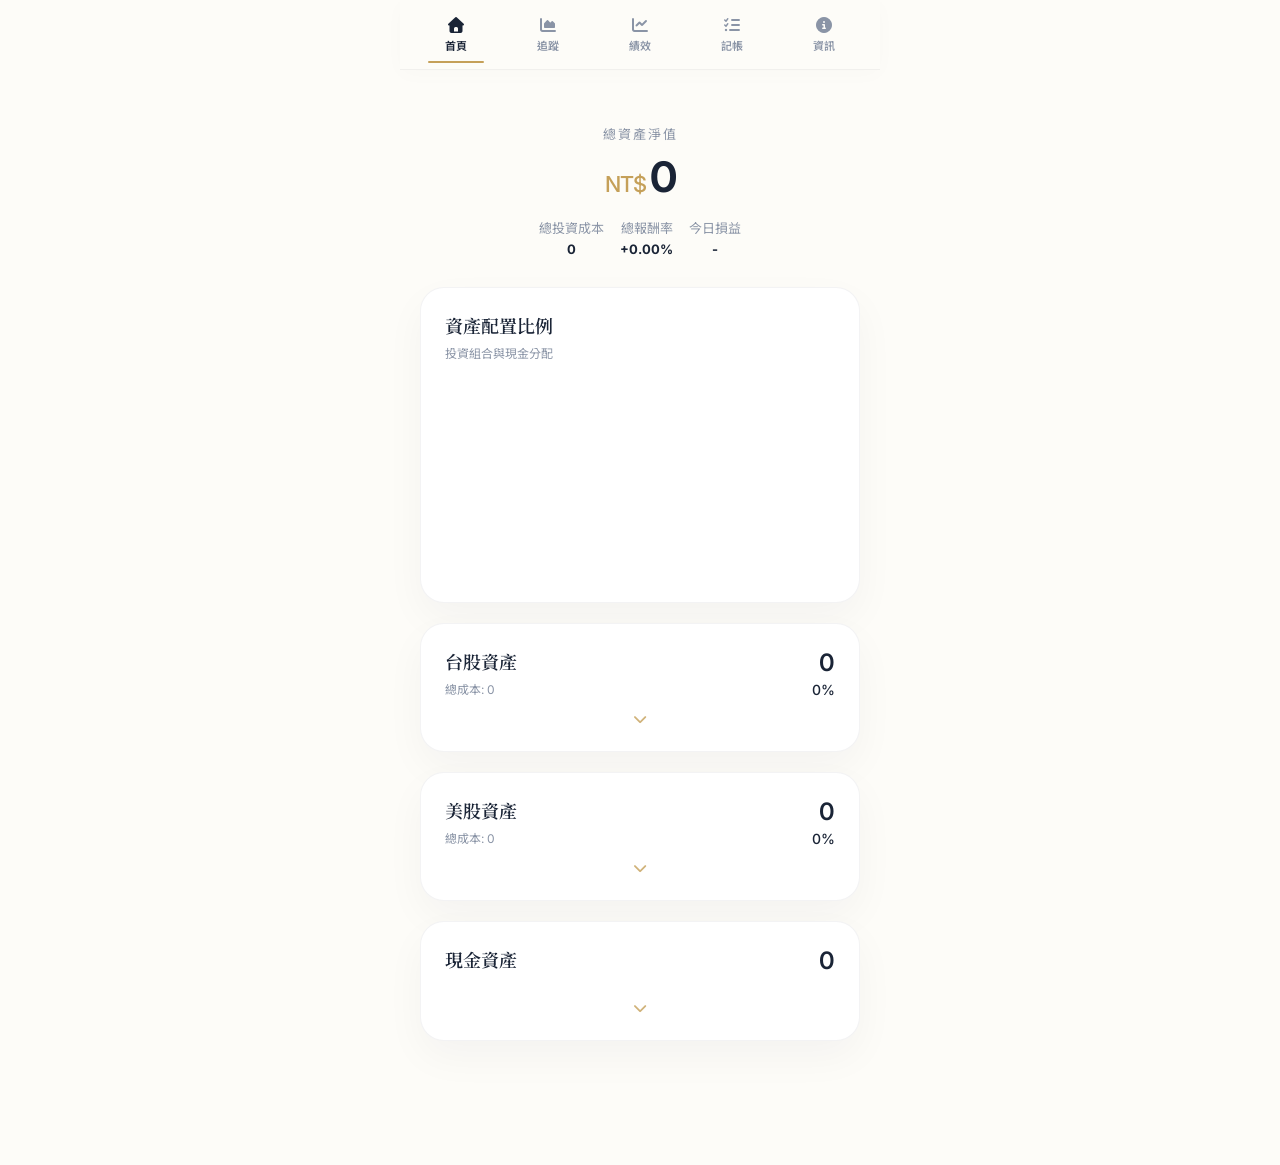
<file: index.html>
<!DOCTYPE html>
<html lang="zh-TW">

<head>
    <meta charset="UTF-8">
    <meta name="viewport" content="width=device-width, initial-scale=1.0, maximum-scale=1.0, user-scalable=no">
    <title>個人資產中心 | 首頁</title>
    <link rel="stylesheet" href="CSS/my_css3_final.css">
    <link rel="stylesheet" href="CSS/all.min.css">
</head>

<body>
    <nav class="top-nav">
        <a class="nav-item active" href="index.html"><i class="fa-solid fa-house"></i><span>首頁</span></a>
        <a class="nav-item" href="follows.html"><i class="fa-solid fa-chart-area"></i><span>追蹤</span></a>
        <a class="nav-item" href="performance.html"><i class="fa-solid fa-chart-line"></i><span>績效</span></a>
        <a class="nav-item" href="record.html"><i class="fa-solid fa-list-check"></i><span>記帳</span></a>
        <a class="nav-item " href="focus.html"><i class="fa-solid fa-circle-info"></i><span>資訊</span></a>
    </nav>

    <div class="app-container">

        <header class="hero-section">
            <div class="hero-title">總資產淨值</div>
            <div class="hero-amount">
                <span class="currency">NT$</span>
                <span class="num" id="total-net-worth">0</span>
            </div>
            <div class="hero-sub-info">
                <div><span>總投資成本</span><strong class="num" id="total-invest-cost">0</strong></div>
                <div><span>總報酬率</span><strong class="num" id="total-roi">+0.00%</strong></div>
                <div><span>今日損益</span><strong class="num text-muted">-</strong></div>
            </div>
        </header>

        <main id="main-content">
            <div class="card" style="cursor: default;">
                <div class="card-header" style="margin-bottom:0;">
                    <div class="card-title-group">
                        <h2 class="card-title">資產配置比例</h2>
                        <span class="card-subtitle">投資組合與現金分配</span>
                    </div>
                </div>
                <div class="allocation-chart-container">
                    <canvas id="assetChart"></canvas>
                </div>
            </div>

            <div class="card" onclick="this.classList.toggle('expanded')">
                <div class="card-header">
                    <div class="card-title-group">
                        <h2 class="card-title">台股資產</h2>
                        <span class="card-subtitle" id="tw-total-cost">總成本: 0</span>
                    </div>
                    <div>
                        <div class="card-value num" id="tw-net-worth">0</div>
                        <div class="card-roi num" id="tw-roi">0%</div>
                    </div>
                </div>
                <div class="list-container" id="tw-stocks">
                </div>
                <div class="card-toggle-icon"><i class="fa-solid fa-chevron-down"></i></div>
            </div>

            <div class="card" onclick="this.classList.toggle('expanded')">
                <div class="card-header">
                    <div class="card-title-group">
                        <h2 class="card-title">美股資產</h2>
                        <span class="card-subtitle" id="us-total-cost">總成本: 0</span>
                    </div>
                    <div>
                        <div class="card-value num" id="us-net-worth">0</div>
                        <div class="card-roi num" id="us-roi">0%</div>
                    </div>
                </div>
                <div class="list-container" id="us-stocks">
                </div>
                <div class="card-toggle-icon"><i class="fa-solid fa-chevron-down"></i></div>
            </div>

            <div class="card" onclick="this.classList.toggle('expanded')">
                <div class="card-header" style="padding-bottom: 8px;">
                    <h2 class="card-title">現金資產</h2>
                    <div>
                        <div class="card-value num" id="total-cash">0</div>
                    </div>
                </div>
                <div class="list-container" style="border-top: none; margin-top: 0;" id="cash_area">
                </div>
                <div class="card-toggle-icon"><i class="fa-solid fa-chevron-down"></i></div>
            </div>
        </main>
    </div>

    <script src="js/jquery-4.0.0.js"></script>
    <script src="js/chart.js"></script>

    <script>
        $(document).ready(function () {
            const API_URL = "http://192.168.31.97:5000/portfolio"; 
            const CASH_API_URL = "http://192.168.31.97:5000/cash";
            let myAssetChart = null;


            const formatNTD = (num) => "NT$ " + Math.round(num).toLocaleString();

            function loadData() {
                $.ajax({
                    url: API_URL,
                    type: 'GET',
                    success: function (data) {
                        $('#tw-stocks').empty();
                        $('#us-stocks').empty();
                        $('#cash_area').empty();

                        let twSumCost = 0, twSumNet = 0;
                        let usSumCost = 0, usSumNet = 0;


                        const USD_EXRATE = data.exchange_rate || 31.7;

                        // 防錯處理：確保 portfolio 是陣列才執行
                        if (data.portfolio && Array.isArray(data.portfolio)) {
                            data.portfolio.forEach(function (stock) {
                                let cPrice = stock.current_price;

                                if (stock.category === 'TW') {
                                    twSumCost += stock.total_cost;
                                    let netWorth = cPrice * stock.total_shares;
                                    twSumNet += netWorth;

                                    $('#tw-stocks').append(`
                                        <div class="list-item">
                                            <div class="item-col">
                                                <span class="item-main">${stock.symbol}</span>
                                                <span class="item-sub num">${stock.total_shares.toLocaleString()} 股</span>
                                            </div>
                                            <div class="item-col" style="text-align:center;">
                                                <span class="item-main num color-up">NT$ ${cPrice.toFixed(2)}</span>
                                                <span class="item-sub">現價</span>
                                            </div>
                                            <div class="item-col right">
                                                <span class="item-main num">${formatNTD(netWorth)}</span>
                                            </div>
                                        </div>
                                    `);
                                } else {
                                    usSumCost += stock.total_cost;
                                    let netWorthUSD = cPrice * stock.total_shares;
                                    let netWorthTWD = netWorthUSD * USD_EXRATE;
                                    usSumNet += netWorthTWD;

                                    $('#us-stocks').append(`
                                        <div class="list-item">
                                            <div class="item-col">
                                                <span class="item-main">${stock.symbol}</span>
                                                <span class="item-sub num">${stock.total_shares.toLocaleString()} 股</span>
                                            </div>
                                            <div class="item-col" style="text-align:center;">
                                                <span class="item-main num color-up">US$ ${cPrice.toFixed(2)}</span>
                                                <span class="item-sub">現價</span>
                                            </div>
                                            <div class="item-col right">
                                                <span class="item-main num">${formatNTD(netWorthTWD)}</span>
                                                <span class="item-sub reduced-font">US$ ${Math.round(netWorthUSD).toLocaleString()}</span>
                                            </div>
                                        </div>
                                    `);
                                }
                            });
                        }

                        let totalCash = 0;
                        

                        if (data.cash && Array.isArray(data.cash)) {
                            data.cash.forEach(function (c) {
                                totalCash += c.amount;
                                $('#cash_area').append(`
                                    <div class="edit-item">
                                        <div class="edit-symbol" style="width: auto; flex: 1;">${c.name}</div>
                                        <div class="edit-inputs" style="justify-content: flex-end; align-items: center; margin-right: 12px;">
                                            <span class="num fw-bold" style="font-size: 14px;">${formatNTD(c.amount)}</span>
                                        </div>
                                        <button class="btn-cash-update btn-edit-cash" data-id="${c.id}" data-name="${c.name}" data-amount="${c.amount}">修改</button>
                                    </div>
                                `);
                            });
                        }
                        $('#total-cash').text(formatNTD(totalCash));

                        function setHeaderStats(prefix, cost, net) {
                            $(`#${prefix}-total-cost`).text(`總成本: ${formatNTD(cost)}`);
                            $(`#${prefix}-net-worth`).text(formatNTD(net));
                            let roi = cost > 0 ? ((net - cost) / cost * 100).toFixed(2) : 0;
                            let roiEl = $(`#${prefix}-roi`);
                            roiEl.text(`${roi >= 0 ? '+' : ''}${roi}%`);
                            roiEl.removeClass('color-up color-down').addClass(roi >= 0 ? 'color-up' : 'color-down');
                        }

                        setHeaderStats('tw', twSumCost, twSumNet);
                        setHeaderStats('us', usSumCost, usSumNet);

                        let totalInvestCost = twSumCost + usSumCost;
                        let totalInvestNet = twSumNet + usSumNet;
                        let totalNetWorth = totalInvestNet + totalCash;

                        $('#total-invest-cost').text(Math.round(totalInvestCost).toLocaleString());
                        $('#total-net-worth').text(Math.round(totalNetWorth).toLocaleString());

                        let totalRoi = totalInvestCost > 0 ? ((totalInvestNet - totalInvestCost) / totalInvestCost * 100).toFixed(2) : 0;
                        $('#total-roi').text(`${totalRoi >= 0 ? '+' : ''}${totalRoi}%`);
                        $('#total-roi').removeClass('color-up color-down').addClass(totalRoi >= 0 ? 'color-up' : 'color-down');

                        drawChart(twSumNet, usSumNet, totalCash);
                    },
                    error: function () {
                        $('#tw-stocks').html('<div style="text-align:center; padding:20px; color:var(--up-red);">載入資料失敗</div>');
                    }
                });
            }

            function drawChart(twNet, usNet, cash) {
                const ctx = document.getElementById('assetChart').getContext('2d');
                if (myAssetChart !== null) { myAssetChart.destroy(); }
                if (twNet === 0 && usNet === 0 && cash === 0) return;

                myAssetChart = new Chart(ctx, {
                    type: 'doughnut',
                    data: {
                        labels: ['台股淨值', '美股淨值', '現金資產'],
                        datasets: [{
                            data: [Math.round(twNet), Math.round(usNet), cash],
                            backgroundColor: ['#C5A059', '#D96B6B', '#3A4A63'],
                            borderWidth: 0,
                            hoverOffset: 4
                        }]
                    },
                    options: {
                        responsive: true,
                        maintainAspectRatio: false,
                        cutout: '75%',
                        plugins: {
                            legend: {
                                position: 'bottom',
                                labels: {
                                    usePointStyle: true,
                                    padding: 20,
                                    font: { family: 'Inter', size: 12 }
                                }
                            },
                            tooltip: {
                                callbacks: {
                                    label: function (context) {
                                        let label = context.label || '';
                                        if (label) label += ': ';
                                        if (context.parsed !== null) {
                                            label += new Intl.NumberFormat('zh-TW', { style: 'currency', currency: 'TWD', maximumFractionDigits: 0 }).format(context.parsed);
                                        }
                                        return label;
                                    }
                                }
                            }
                        }
                    }
                });
            }

            loadData();

            $(document).on('click', '.btn-edit-cash', function () {
                let cid = $(this).data('id');
                let cname = $(this).data('name');
                let oldAmount = $(this).data('amount');

                let newAmount = prompt(`請輸入「${cname}」的最新金額：`, oldAmount);
                if (newAmount !== null && newAmount.trim() !== "" && !isNaN(newAmount)) {
                    $.ajax({
                        url: `${CASH_API_URL}/${cid}`,
                        type: 'PUT',
                        contentType: 'application/json',
                        data: JSON.stringify({ amount: Number(newAmount) }),
                        success: function (response) {
                            alert(response.message);
                            loadData();
                        },
                        error: function () { alert('修改失敗'); }
                    });
                }
            });
        });
    </script>
</body>

</html>
</file>
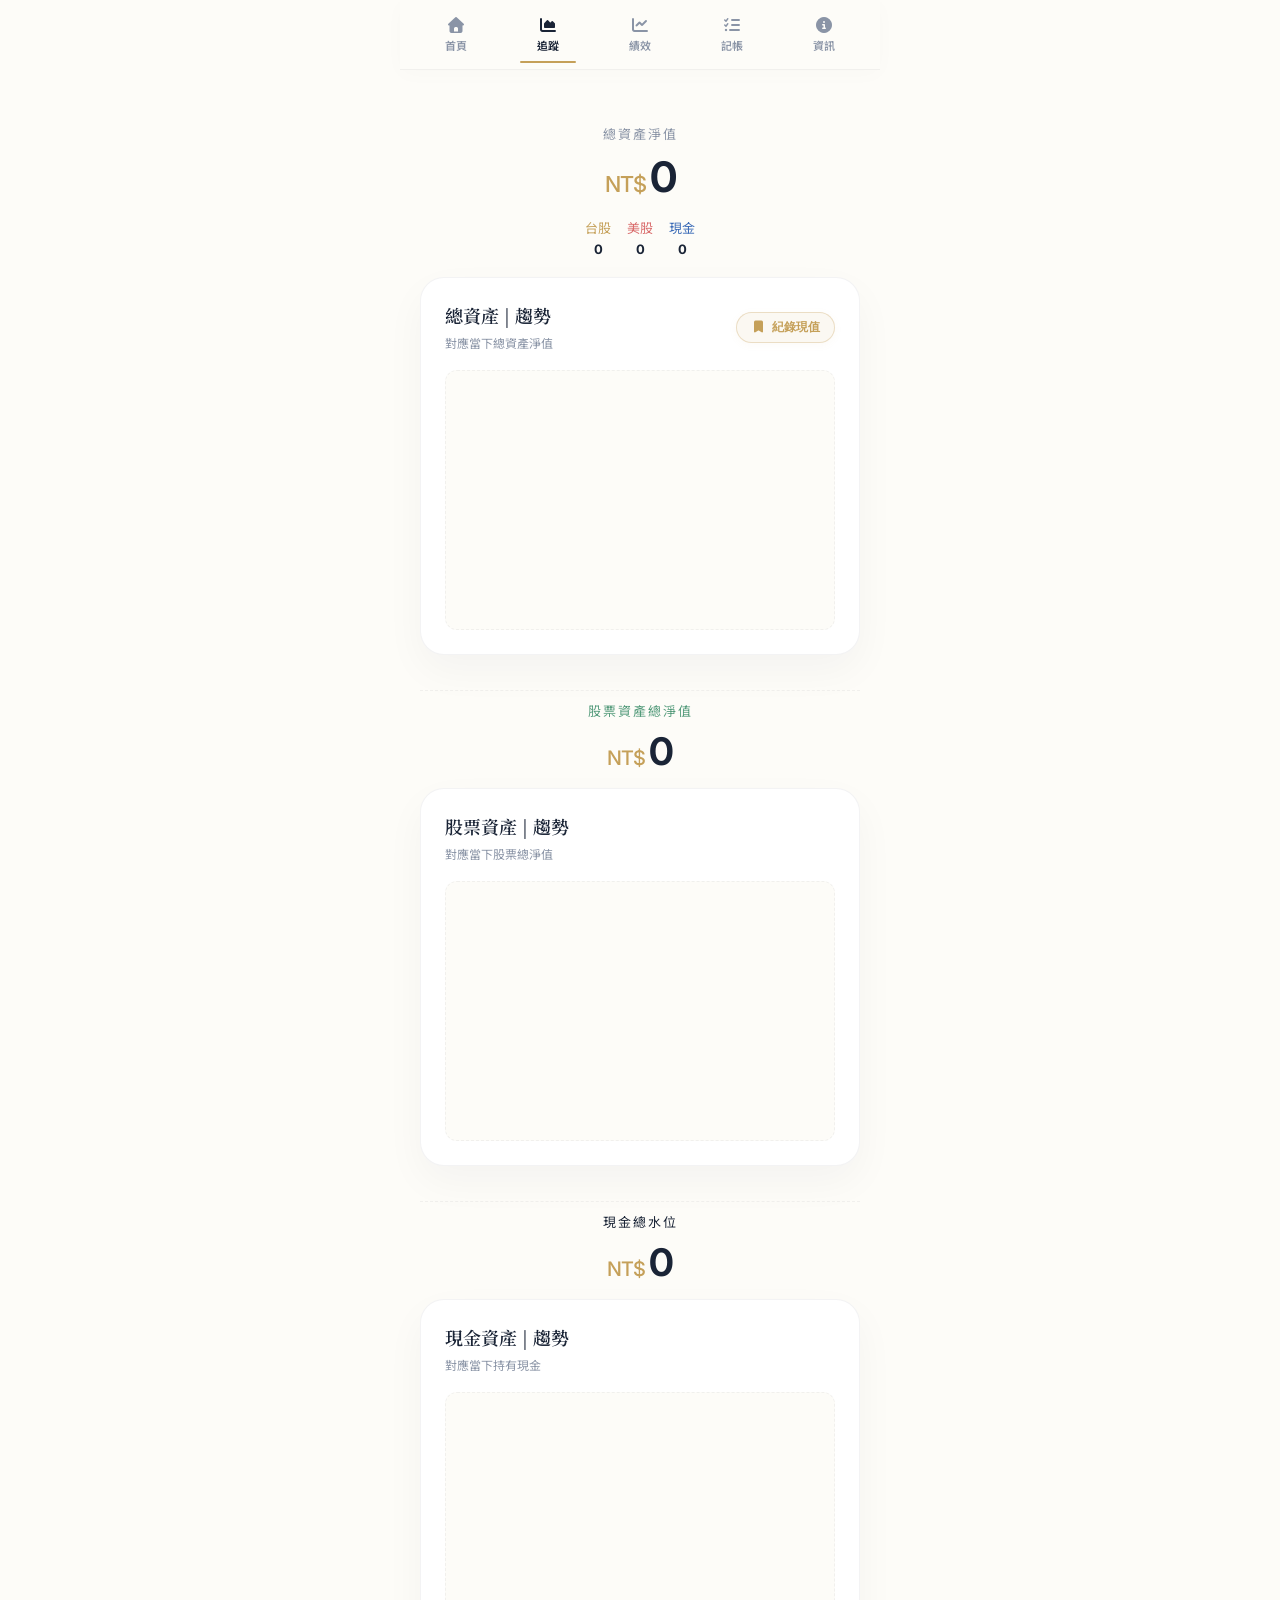
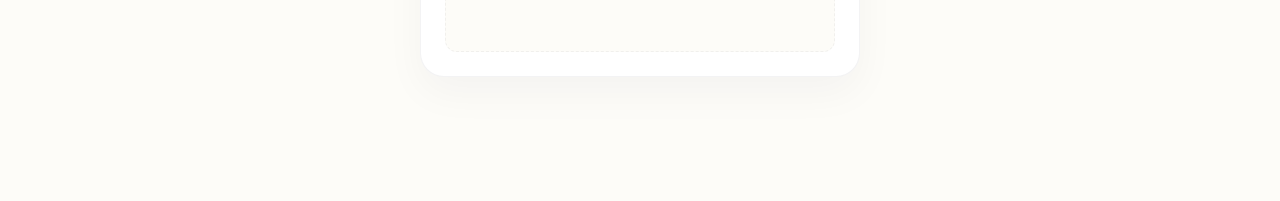
<file: follows.html>
<!DOCTYPE html>
<html lang="zh-TW">

<head>
    <meta charset="UTF-8">
    <meta name="viewport" content="width=device-width, initial-scale=1.0, maximum-scale=1.0, user-scalable=no">
    <title>個人資產中心 | 追蹤 </title>
    <link rel="stylesheet" href="CSS/all.min.css">
    <link rel="stylesheet" href="CSS/my_css3_final.css">

</head>

<body>
    <nav class="top-nav">
        <a class="nav-item" href="index.html"><i class="fa-solid fa-house"></i><span>首頁</span></a>
        <a class="nav-item active" href="follows.html"><i class="fa-solid fa-chart-area"></i><span>追蹤</span></a>
        <a class="nav-item" href="performance.html"><i class="fa-solid fa-chart-line"></i><span>績效</span></a>
        <a class="nav-item" href="record.html"><i class="fa-solid fa-list-check"></i><span>記帳</span></a>
        <a class="nav-item " href="focus.html"><i class="fa-solid fa-circle-info"></i><span>資訊</span></a>
    </nav>

    <div class="app-container">
        <header class="hero-section">
            <div class="hero-title">總資產淨值</div>
            <div class="hero-amount">
                <span class="currency">NT$</span>
                <span class="num" id="total-net-worth">0</span>
            </div>
            <div class="hero-sub-info">
                <div><span style="color: #C5A059;">台股</span><strong class="num" id="tw-net-worth">0</strong></div>
                <div><span style="color: #D96B6B;">美股</span><strong class="num" id="us-net-worth">0</strong></div>
                <div><span style="color: #3b6bb7;">現金</span><strong class="num" id="cash-net-worth">0</strong></div>
            </div>
        </header>

        <main id="main-content">
            <div class="card" style="margin-top: -10px;">
                <div class="card-header" style="cursor: default; padding-bottom: 8px; align-items: center;">
                    <div class="card-title-group">
                        <h2 class="card-title">總資產 | 趨勢</h2>
                        <span class="card-subtitle">對應當下總資產淨值</span>
                    </div>
                    <button class="btn-record" id="btn-record-asset">
                        <i class="fa-solid fa-bookmark"></i> 紀錄現值
                    </button>
                </div>
                <div class="chart-container"
                    style="background-color: var(--bg-ivory); display: block; border-radius: 12px; border: 1px dashed var(--border-light); padding: 10px;">
                    <canvas id="trendChartTotal"></canvas>
                </div>
            </div>

            <div class="mid-hero-section " style="margin-top: 35px;">
                <div class="hero-title" style="color: var(--down-green);">股票資產總淨值</div>
                <div class="hero-amount" style="font-size: 38px; margin-bottom: -10px;">
                    <span class="currency" style="font-size: 20px;">NT$</span>
                    <span class="num" id="stock-total-net-worth">0</span>
                </div>
            </div>

            <div class="card">
                <div class="card-header" style="cursor: default; padding-bottom: 8px;">
                    <div class="card-title-group">
                        <h2 class="card-title">股票資產 | 趨勢</h2>
                        <span class="card-subtitle">對應當下股票總淨值</span>
                    </div>
                </div>
                <div class="chart-container"
                    style="background-color: var(--bg-ivory); display: block; border-radius: 12px; border: 1px dashed var(--border-light); padding: 10px;">
                    <canvas id="trendChartStock"></canvas>
                </div>
            </div>

            <div class="mid-hero-section" style="margin-top: 35px;">
                <div class="hero-title" style="color: var(--text-navy);">現金總水位</div>
                <div class="hero-amount" style="font-size: 38px; margin-bottom: -10px;">
                    <span class="currency" style="font-size: 20px;">NT$</span>
                    <span class="num" id="cash-total-net-worth">0</span>
                </div>
            </div>

            <div class="card">
                <div class="card-header" style="cursor: default; padding-bottom: 8px;">
                    <div class="card-title-group">
                        <h2 class="card-title">現金資產 | 趨勢</h2>
                        <span class="card-subtitle">對應當下持有現金</span>
                    </div>
                </div>
                <div class="chart-container"
                    style="background-color: var(--bg-ivory); display: block; border-radius: 12px; border: 1px dashed var(--border-light); padding: 10px;">
                    <canvas id="trendChartCash"></canvas>
                </div>
            </div>
        </main>
    </div>

    <script src="js/jquery-4.0.0.js"></script>
    <script src="js/chart.js"></script>

    <script>
        $(document).ready(function () {
            const API_URL = "http://127.0.0.1:5000/portfolio";
            const HISTORY_API_URL = "http://127.0.0.1:5000/history";

            $.get(API_URL, res => {
                let twSumNet = 0, usSumNet = 0, cashSumNet = 0;
                let usdRate = res.exchange_rate || 31.7;

                if (res.portfolio) {
                    res.portfolio.forEach(stock => {
                        let cPrice = stock.current_price || stock.avg_price;
                        if (stock.category === 'TW') twSumNet += cPrice * stock.total_shares;
                        else if (stock.category === 'US') usSumNet += cPrice * stock.total_shares * usdRate;
                    });
                }

                if (res.cash) res.cash.forEach(c => cashSumNet += c.amount);

                let stockTotalNet = twSumNet + usSumNet;
                let totalNetWorth = stockTotalNet + cashSumNet;

                $('#tw-net-worth').text(Math.round(twSumNet).toLocaleString());
                $('#us-net-worth').text(Math.round(usSumNet).toLocaleString());
                $('#cash-net-worth').text(Math.round(cashSumNet).toLocaleString());
                $('#stock-total-net-worth').text(Math.round(stockTotalNet).toLocaleString());
                $('#cash-total-net-worth').text(Math.round(cashSumNet).toLocaleString());
                $('#total-net-worth').text(Math.round(totalNetWorth).toLocaleString());
            }).fail(() => console.error('API Error'));

            let chartTotal = null, chartStock = null, chartCash = null;

            function renderTrendCharts() {
                $.get(HISTORY_API_URL, history => {
                    if (!history || history.length === 0) return;

                    history.sort((a, b) => {
                        let [monthA, dayA] = a.date.split('/').map(Number);
                        let [monthB, dayB] = b.date.split('/').map(Number);
                        if (monthA !== monthB) return monthA - monthB;
                        return dayA - dayB;
                    });

                    let dates = history.map(h => h.date);
                    let totals = history.map(h => h.total);
                    let stocks = history.map(h => h.stock);
                    let cashes = history.map(h => h.cash);

                    Chart.defaults.font.family = "'Inter', 'Noto Sans TC', sans-serif";
                    Chart.defaults.color = "#8A94A6";

                    function createLineChart(ctxId, chartInstance, label, data, color, bgColor) {
                        const ctx = document.getElementById(ctxId).getContext('2d');
                        if (chartInstance) chartInstance.destroy();

                        return new Chart(ctx, {
                            type: 'line',
                            data: {
                                labels: dates,
                                datasets: [{
                                    label: label,
                                    data: data,
                                    borderColor: color,
                                    backgroundColor: bgColor,
                                    borderWidth: 2,
                                    pointBackgroundColor: '#FFF',
                                    pointBorderColor: color,
                                    pointBorderWidth: 1.5,
                                    pointRadius: 2,
                                    pointHoverRadius: 5,
                                    fill: true,
                                }]
                            },
                            options: {

                                responsive: true,
                                maintainAspectRatio: false,
                                aspectRatio: 2,

                                plugins: {
                                    legend: { display: false },
                                    tooltip: { callbacks: { label: context => 'NT$ ' + context.parsed.y.toLocaleString() } }
                                },
                                scales: {
                                    x: { grid: { display: false } },
                                    y: { grid: { borderDash: [4, 4], color: 'rgba(26, 36, 54, 0.05)' }, ticks: { maxTicksLimit: 5 } }
                                }
                            }
                        });
                    }

                    chartTotal = createLineChart('trendChartTotal', chartTotal, '總資產', totals, '#C5A059', 'rgba(197, 160, 89, 0.1)');
                    chartStock = createLineChart('trendChartStock', chartStock, '股票資產', stocks, '#2a9d8f', 'rgba(42, 157, 143, 0.1)');
                    chartCash = createLineChart('trendChartCash', chartCash, '現金資產', cashes, '#3b6bb7', 'rgba(59, 107, 183, 0.1)');
                });
            }

            renderTrendCharts();

            $('#btn-record-asset').click(function () {
                let $btn = $(this);
                let originalText = $btn.html();
                $btn.html('<i class="fa-solid fa-spinner fa-spin"></i> 同步中...');

                let payload = {
                    date: (new Date().getMonth() + 1) + '/' + new Date().getDate(),
                    total: parseInt($('#total-net-worth').text().replace(/,/g, '')) || 0,
                    stock: parseInt($('#stock-total-net-worth').text().replace(/,/g, '')) || 0,
                    cash: parseInt($('#cash-total-net-worth').text().replace(/,/g, '')) || 0
                };

                $.post({
                    url: HISTORY_API_URL, contentType: 'application/json',
                    data: JSON.stringify(payload)
                }).done(() => {
                    $btn.html('<i class="fa-solid fa-check"></i> 已同步').css({ 'background': 'var(--accent-gold)', 'color': '#FFF' });
                    renderTrendCharts();
                    setTimeout(() => { $btn.html(originalText).attr('style', ''); }, 1500);
                }).fail(() => {
                    alert("紀錄失敗！");
                    $btn.html(originalText);
                });
            });
        });
    </script>
</body>

</html>
</file>
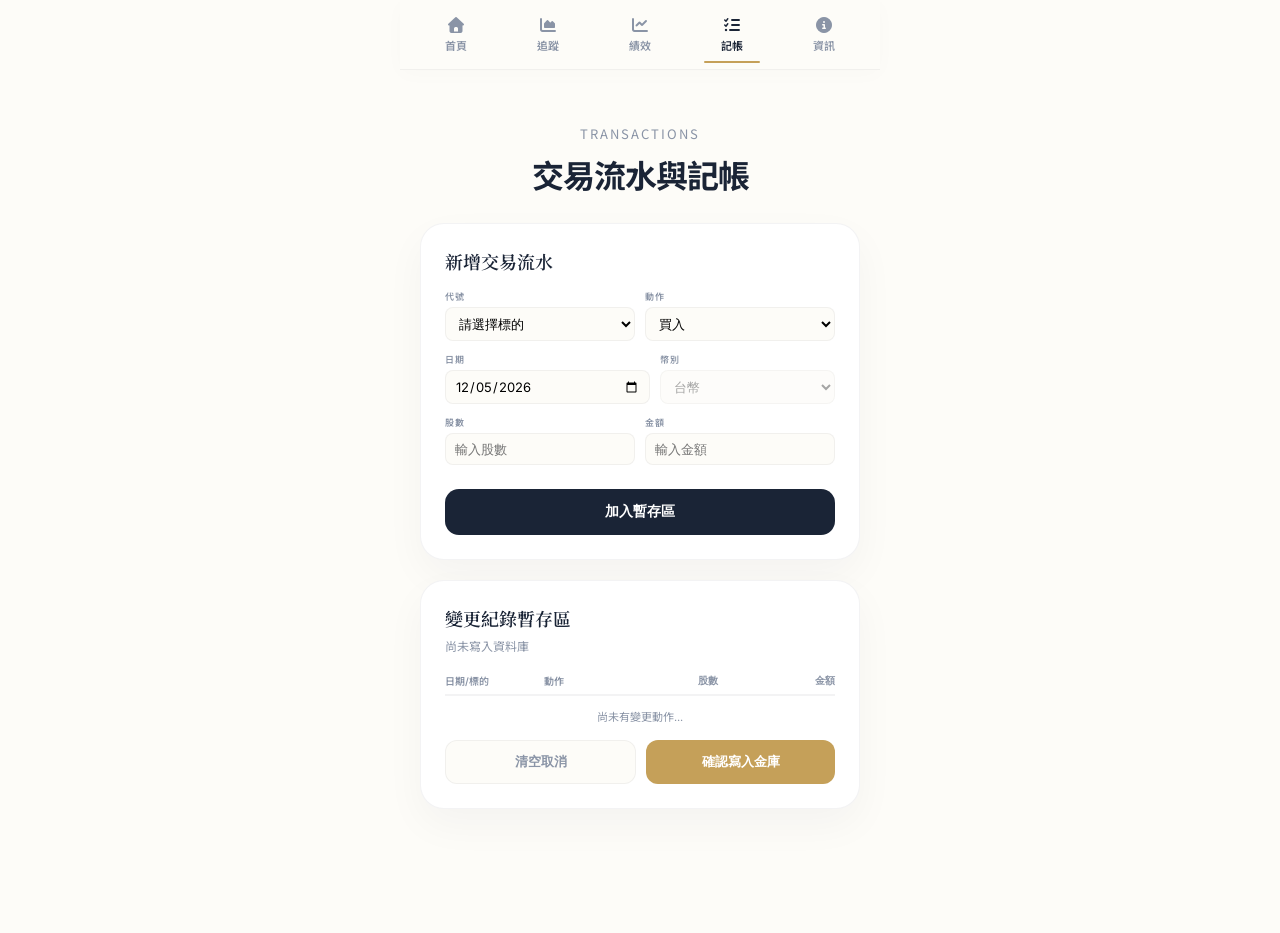
<file: record.html>
<!DOCTYPE html>
<html lang="zh-TW">

<head>
    <meta charset="UTF-8">
    <meta name="viewport" content="width=device-width, initial-scale=1.0, maximum-scale=1.0, user-scalable=no">
    <title>個人資產中心 | 記帳 </title>
    <link rel="stylesheet" href="CSS/all.min.css">
    <link rel="stylesheet" href="CSS/my_css3_final.css">
</head>

<body>
    <nav class="top-nav">
        <a class="nav-item" href="index.html"><i class="fa-solid fa-house"></i><span>首頁</span></a>
        <a class="nav-item" href="follows.html"><i class="fa-solid fa-chart-area"></i><span>追蹤</span></a>
        <a class="nav-item" href="performance.html"><i class="fa-solid fa-chart-line"></i><span>績效</span></a>
        <a class="nav-item active" href="record.html"><i class="fa-solid fa-list-check"></i><span>記帳</span></a>
        <a class="nav-item " href="focus.html"><i class="fa-solid fa-circle-info"></i><span>資訊</span></a>
    </nav>

    <div class="app-container">
        <header class="hero-section" style="padding-bottom: 10px;">
            <div class="hero-title">TRANSACTIONS</div>
            <div class="hero-amount" style="font-size: 32px;">交易流水與記帳</div>
        </header>

        <main id="main-content">
            <div class="card" id="newStockPanel"
                style="display: none; border: 1.5px solid var(--accent-gold); box-shadow: 0 4px 20px rgba(197, 160, 89, 0.15);">
                <div class="card-header" style="cursor:default; padding-bottom:12px;">
                    <h2 class="card-title" style="color: var(--accent-gold);">新增全新股票標的</h2>
                    <span class="card-subtitle">將此標的加入監控清單</span>
                </div>
                <div class="form-row">
                    <div class="form-col">
                        <span class="edit-label">市場種類</span>
                        <select id="m-market" class="edit-input">
                            <option value="TW">台股</option>
                            <option value="US">美股</option>
                        </select>
                    </div>
                    <div class="form-col">
                        <span class="edit-label">股票代號</span>
                        <input type="text" id="m-symbol" class="edit-input" placeholder="例: 2330 或 MSFT">
                    </div>
                </div>
                <div class="form-row">
                    <div class="form-col">
                        <span class="edit-label">中文/英文名稱</span>
                        <input type="text" id="m-name" class="edit-input" placeholder="例: 台積電 或 Apple">
                    </div>
                </div>
                <div class="form-row">
                    <div class="form-col">
                        <span class="edit-label">買入股數</span>
                        <input type="number" id="m-shares" class="edit-input" placeholder="初始股數">
                    </div>
                </div>
                <div class="form-row">
                    <div class="form-col" style="flex: 0.5;">
                        <span class="edit-label">幣別</span>
                        <select id="m-currency" class="edit-input" disabled>
                            <option value="TWD">台幣</option>
                            <option value="USD">美金</option>
                        </select>
                    </div>
                    <div class="form-col">
                        <span class="edit-label">買入成本金額</span>
                        <input type="number" id="m-cost" class="edit-input" placeholder="初始成本總額">
                    </div>
                </div>
                <div style="display:flex; gap:10px; margin-top:12px;">
                    <button type="button" class="btn-half btn-clear" id="btn-cancel-new-stock">取消</button>
                    <button type="button" class="btn-half btn-stage" id="btn-save-new-stock"
                        style="background: var(--accent-gold);">加入變更紀錄</button>
                </div>
            </div>

            <div class="card">
                <div class="card-header" style="cursor:default; padding-bottom:12px;">
                    <h2 class="card-title">新增交易流水</h2>
                </div>
                <div class="form-row">
                    <div class="form-col">
                        <span class="edit-label">代號</span>
                        <select id="t-symbol" class="edit-input">
                            <option value="" selected disabled>請選擇標的</option>
                            <option value="006208">006208 富邦台50</option>
                            <option value="00878">00878 國泰永續高股息</option>
                            <option value="2886">2886 兆豐金</option>
                            <option value="00881">00881 國泰台灣科技龍頭</option>
                            <option value="2881">2881 富邦金</option>
                            <option value="GOOG">GOOG (Alphabet)</option>
                            <option value="VTI">VTI (Vanguard Total)</option>
                            <option value="SMH">SMH (Semiconductor)</option>
                            <option value="TSLA">TSLA (Tesla)</option>
                            <option value="QQQ">QQQ (Invesco QQQ)</option>
                            <option value="AAPL">AAPL (Apple)</option>
                            <option value="LQD">LQD (Corp Bond)</option>
                            <option value="TLT">TLT (20+ Yr Treasury)</option>
                            <option value="NEW" style="font-weight: 700; color: var(--accent-gold);">**新增全新標的**</option>
                        </select>
                    </div>
                    <div class="form-col">
                        <span class="edit-label">動作</span>
                        <select id="t-type" class="edit-input">
                            <option value="buy">買入</option>
                            <option value="sell">賣出</option>
                            <option value="div">配息</option>
                            <option value="other">其它(微調)</option>
                        </select>
                    </div>
                </div>
                <div class="form-row">
                    <div class="form-col" style="flex: 1.5;">
                        <span class="edit-label">日期</span>
                        <input type="date" id="t-date" class="edit-input">
                    </div>
                    <div class="form-col" style="flex: 0.8;">
                        <span class="edit-label">幣別</span>
                        <select id="t-currency" class="edit-input" disabled>
                            <option value="TWD">台幣</option>
                            <option value="USD">美金</option>
                        </select>
                    </div>
                </div>
                <div class="form-row">
                    <div class="form-col">
                        <span class="edit-label">股數</span>
                        <input type="number" id="t-shares" class="edit-input" placeholder="輸入股數">
                    </div>
                    <div class="form-col">
                        <span class="edit-label">金額</span>
                        <input type="number" id="t-cost" class="edit-input" placeholder="輸入金額">
                    </div>
                </div>
                <button id="btn-add-trans" class="btn-commit" style="background: var(--text-navy);">加入暫存區</button>
            </div>

            <div class="card" id="draft-tx-card">
                <div class="card-header" style="cursor:default; padding-bottom:8px;">
                    <div class="card-title-group">
                        <h2 class="card-title">變更紀錄暫存區</h2>
                        <span class="card-subtitle">尚未寫入資料庫</span>
                    </div>
                </div>
                <div class="tx-grid tx-header" style="grid-template-columns: 1fr 1fr 0.8fr 1.2fr;">
                    <div>日期/標的</div>
                    <div>動作</div>
                    <div class="num" style="text-align:right">股數</div>
                    <div class="num" style="text-align:right">金額</div>
                </div>

                <div id="change-logs">
                    <div style="text-align:center; padding:12px 10px 0; font-size:11px; color:var(--text-muted);">
                        尚未有變更動作...</div>
                </div>

                <div style="display:flex; gap:10px; margin-top:16px;">
                    <button class="btn-half btn-clear" id="btn-cancel-pending">清空取消</button>
                    <button class="btn-half btn-stage" id="save-all-changes"
                        style="background: var(--accent-gold);">確認寫入金庫</button>
                </div>
            </div>

            <div id="dynamic-stocks-container"></div>
        </main>
    </div>
    <script src="js/jquery-4.0.0.js"></script>

    <script>
        $(function () {

            const API_BASE_URL = "http://127.0.0.1:5000/holdings";
            const USD_EXRATE = 31.726; // TODO: 未來可串接後端即時匯率

            const ACTION_MAP = { 'buy': '買入', 'sell': '賣出', 'div': '配息', 'other': '其它' };

            const stockNameMap = {
                '006208': '富邦台50', '00878': '國泰永續高股息', '2886': '兆豐金',
                '00881': '國泰台灣科技龍頭', '2881': '富邦金', 'GOOG': 'Alphabet',
                'VTI': 'Vanguard Total', 'SMH': 'Semiconductor', 'TSLA': 'Tesla',
                'QQQ': 'Invesco QQQ', 'AAPL': 'Apple', 'LQD': 'Corp Bond', 'TLT': '20+ Yr Treasury'
            };

            let twSymbols = ['006208', '00878', '2886', '00881', '2881'];
            let pendingTrans = [];


            const today = new Date().toISOString().split('T')[0];
            $("#t-date").val(today);


            function getTagClass(type) {
                return type === 'buy' ? 'tag-buy' : (type === 'sell' ? 'tag-sell' : 'tag-div');
            }


            function fetchAndRenderData() {
                $.ajax({
                    type: "GET", url: API_BASE_URL, dataType: "json", cache: false,
                    success: function (data) { renderTable(data.holdings || []); },
                    error: function () { console.log("讀取資料失敗，請確認伺服器狀態"); }
                });
            }


            function renderTable(data) {
                const $container = $('#dynamic-stocks-container');
                $container.empty();

                let groupedData = {};
                data.forEach(item => {
                    if (!groupedData[item.symbol]) groupedData[item.symbol] = [];
                    groupedData[item.symbol].push(item);
                });

                let sortedSymbols = Object.keys(groupedData).sort((a, b) => {
                    let catA = groupedData[a][0].category;
                    let catB = groupedData[b][0].category;
                    return catA === catB ? a.localeCompare(b) : (catA === 'TW' ? -1 : 1);
                });

                const htmlString = sortedSymbols.map(symbol => {
                    let transactions = groupedData[symbol];
                    let market = transactions[0].category;
                    let badgeClass = market === 'TW' ? 'tag-buy' : 'tag-sell';
                    let marketLabel = market === 'TW' ? '台股' : '美股';
                    let fullName = stockNameMap[symbol] ? `${symbol} ${stockNameMap[symbol]}` : symbol;

                    let blockHtml = `
                    <div class="card tx-card">
                        <div class="card-header tx-stock-header" style="margin-bottom:0;">
                            <div>
                                <h2 class="card-title">${fullName}</h2>
                                <span class="tx-tag ${badgeClass}" style="margin-top: 4px;">${marketLabel}</span>
                            </div>
                            <div class="card-toggle-icon"><i class="fa-solid fa-chevron-down"></i></div>
                        </div>
                        <div class="list-container" style="border-top: none; margin-top: 8px;">
                            <div class="tx-grid tx-header">
                                <div>日期</div>
                                <div>動作</div>
                                <div class="num" style="text-align:right">股數</div>
                                <div class="num" style="text-align:right">金額</div>
                                <div style="text-align:right">操作</div>
                            </div>`;

                    blockHtml += transactions.map(item => {
                        let displayCurrency = item.category === 'TW' ? 'NT$' : 'US$';
                        let displayCost = item.category === 'TW' ? item.cost : (item.cost / USD_EXRATE).toFixed(2);
                        return `
                            <div class="tx-grid">
                                <div class="num">${item.date.substring(5)}</div>
                                <div><span class="tx-tag ${getTagClass(item.type)}">${ACTION_MAP[item.type]}</span></div>
                                <div class="num tx-shares-val" style="text-align:right">${item.shares}</div>
                                <div class="num" style="text-align:right">${displayCurrency}${displayCost}</div>
                                <div style="text-align:right">
                                    <button class="tx-action-btn btn-edit-trans" data-id="${item.id}" data-category="${item.category}" data-symbol="${symbol}" data-type="${item.type}" data-date="${item.date}" data-cost="${item.cost}"><i class="fa-solid fa-pen"></i></button>
                                    <button class="tx-action-btn btn-delete-trans" data-id="${item.id}"><i class="fa-solid fa-trash"></i></button>
                                </div>
                            </div>`;
                    }).join('');

                    return blockHtml + `</div></div>`;
                }).join('');

                $container.html(htmlString);
            }


            function renderPendingTable() {
                const $logs = $("#change-logs");
                if (pendingTrans.length === 0) {
                    $logs.html('<div style="text-align:center; padding:12px 10px 0; font-size:11px; color:var(--text-muted);">尚未有變更動作...</div>');
                    return;
                }

                const htmlStr = pendingTrans.map(item => {
                    let currencySymbol = item.category === 'US' ? 'US$' : 'NT$';
                    let displayCost = item.category === 'US' ? (item.cost / USD_EXRATE).toFixed(2) : item.cost;
                    return `
                    <div class="tx-grid" style="grid-template-columns: 1fr 1fr 0.8fr 1.2fr;">
                        <div class="num">${item.date.substring(5)}<br><span style="font-size:10px;font-weight:700;color:var(--text-navy);">${item.symbol}</span></div>
                        <div><span class="tx-tag ${getTagClass(item.type)}">${ACTION_MAP[item.type]}</span></div>
                        <div class="num" style="text-align:right">${item.shares}</div>
                        <div class="num fw-bold" style="text-align:right">${currencySymbol} ${displayCost}</div>
                    </div>`;
                }).join('');

                $logs.html(htmlStr);
            }

            fetchAndRenderData();


            $("#t-symbol").change(function () {
                let symbol = $(this).val();
                if (symbol === "NEW") {
                    $("#newStockPanel").slideDown();
                    $(this).val("");
                } else if (symbol) {
                    $("#t-currency").val(twSymbols.includes(symbol) ? "TWD" : "USD");
                }
            });

            $("#m-market").change(function () {
                $("#m-currency").val($(this).val() === "TW" ? "TWD" : "USD");
            });

            $("#btn-cancel-new-stock").click(() => $("#newStockPanel").slideUp());

            $("#btn-cancel-pending").click(() => {
                pendingTrans = [];
                renderPendingTable();
            });

            $("#btn-save-new-stock").click(function () {
                let category = $("#m-market").val();
                let symbol = $("#m-symbol").val().trim().toUpperCase();
                let name = $("#m-name").val().trim();
                let currency = $("#m-currency").val();
                let shares = Number($("#m-shares").val());
                let inputCost = Number($("#m-cost").val());

                if (!symbol || shares <= 0 || inputCost <= 0) {
                    return alert("請完整填寫代號、股數與成本！");
                }

                if (name) stockNameMap[symbol] = name;
                $("#t-symbol option[value='NEW']").before(`<option value="${symbol}">${symbol} ${name || '(新增)'}</option>`);

                if (category === "TW" && !twSymbols.includes(symbol)) twSymbols.push(symbol);

                let costInTWD = currency === "USD" ? Math.round(inputCost * USD_EXRATE) : inputCost;
                let price = shares > 0 ? Number((costInTWD / shares).toFixed(2)) : 0;

                pendingTrans.push({ category, symbol, type: "buy", date: today, shares, cost: costInTWD, price });
                renderPendingTable();

                $("#m-symbol, #m-name, #m-shares, #m-cost").val("");
                $("#newStockPanel").slideUp();
            });

            $("#btn-add-trans").click(function () {
                let symbol = $("#t-symbol").val();
                let type = $("#t-type").val();
                let date = $("#t-date").val();
                let currency = $("#t-currency").val();
                let shares = Number($("#t-shares").val());
                let inputCost = Number($("#t-cost").val());
                let category = twSymbols.includes(symbol) ? "TW" : "US";

                let isValid = symbol && date && (type === 'other' || (inputCost > 0 && (type === 'div' || shares > 0)));

                if (isValid) {
                    let costInTWD = currency === "USD" ? Math.round(inputCost * USD_EXRATE) : inputCost;
                    let price = shares !== 0 ? Number((costInTWD / shares).toFixed(2)) : 0;

                    pendingTrans.push({ category, symbol, type, date, shares, cost: costInTWD, price });
                    renderPendingTable();

                    $("#t-symbol, #t-shares, #t-cost").val("");
                } else {
                    alert("表單欄位填寫不完全或數值錯誤！(買賣/配息金額需大於0)");
                }
            });

            $("#save-all-changes").click(function () {
                if (pendingTrans.length === 0) return;

                let requests = pendingTrans.map(item => $.ajax({
                    type: "POST", url: API_BASE_URL,
                    contentType: "application/json; charset=utf-8",
                    data: JSON.stringify(item), dataType: "json"
                }));

                Promise.all(requests).then(() => {
                    alert("成功寫入資料庫！");
                    pendingTrans = [];
                    renderPendingTable();
                    fetchAndRenderData();
                });
            });


            $(document).on('click', '.tx-stock-header', function () {
                let $card = $(this).closest('.tx-card');
                $card.toggleClass('expanded');
                $card.find('.list-container').slideToggle(300);
            });

            $(document).on('click', '.btn-delete-trans', function () {
                let pid = $(this).data('id');
                if (confirm("確定刪除此筆紀錄？")) {
                    $.ajax({ type: "DELETE", url: `${API_BASE_URL}/${pid}`, success: fetchAndRenderData });
                }
            });
        });
    </script>
</body>

</html>
</file>
<file: CSS/my_css3_final.css>
@import url('https://fonts.googleapis.com/css2?family=Inter:wght@300;400;500;600;700&family=Noto+Sans+TC:wght@300;400;500;700&family=Noto+Serif+TC:wght@400;600&display=swap');

:root {
    /* --- 色彩變數設定 --- */
    --bg-ivory: #FDFCF8;
    --card-bg: #FFFFFF;
    --text-navy: #1A2436;
    --text-muted: #8A94A6;
    --accent-gold: #C5A059;
    --up-red: #D96B6B;
    --down-green: #549B7B;

    /* --- 陰影與邊框 --- */
    --shadow-soft: 0 16px 40px rgba(26, 36, 54, 0.04);
    --border-light: rgba(26, 36, 54, 0.05);

    /* --- 動畫過場 --- */
    --transition-smooth: all 0.4s cubic-bezier(0.25, 1, 0.5, 1);
}

/* ==========================================
   1. 基礎設定與共用類別 (Reset & Utility)
   ========================================== */
* {
    box-sizing: border-box;
    margin: 0;
    padding: 0;
}

body {
    background: var(--bg-ivory);
    color: var(--text-navy);
    font-family: 'Inter', 'Noto Sans TC', sans-serif;
    -webkit-font-smoothing: antialiased;
    padding: 80px 0;
}

h1, h2, h3 {
    font-family: 'Noto Serif TC', serif;
    font-weight: 600;
}

.num { font-family: 'Inter', sans-serif; }
.color-up { color: #E53E3E !important; } /* 柔和質感的紅色 */
.color-down { color: #38A169 !important; } /* 沉穩質感的綠色 */
.color-gold { color: var(--accent-gold); }
.hide { display: none; }
.reduced-font {
    font-size: 10.5px !important;
    color: var(--text-muted) !important;
    font-weight: 500;
    letter-spacing: 0.2px;
}


/* ==========================================
   2. 版面與導覽列 (Layout & Navigation)
   ========================================== */
.app-container {
    max-width: 480px;
    margin: 0 auto;
    padding: 24px 20px;
    position: relative;
}

.top-nav {
    position: fixed;
    top: 0;
    left: 50%;
    transform: translateX(-50%);
    width: 100%;
    max-width: 480px;
    height: 70px;
    background: rgba(253, 252, 248, 0.85);
    backdrop-filter: blur(15px);
    -webkit-backdrop-filter: blur(15px);
    z-index: 1000;
    display: flex;
    justify-content: space-between;
    padding: 0 10px;
    align-items: center;
    border-bottom: 1px solid var(--border-light);
    box-shadow: 0 4px 20px rgba(0, 0, 0, 0.02);
}

.nav-item {
    text-decoration: none;
    color: var(--text-muted);
    font-size: 11px;
    font-weight: 600;
    display: flex;
    flex-direction: column;
    align-items: center;
    gap: 4px;
    transition: var(--transition-smooth);
    padding: 10px 5px;
    cursor: pointer;
    position: relative;
    flex: 1;
}

.nav-item i { font-size: 16px; }
.nav-item.active { color: var(--text-navy); }
.nav-item.active::after {
    content: '';
    position: absolute;
    bottom: 0;
    left: 20%;
    width: 60%;
    height: 2px;
    background: var(--accent-gold);
    border-radius: 2px;
}


/* ==========================================
   3. 主視覺區 (Hero Section)
   ========================================== */
.hero-section, .mid-hero-section {
    text-align: center;
    position: relative;
}

.hero-section { padding: 20px 0 30px; }
.mid-hero-section {
    padding: 10px 0 24px;
    border-top: 1px dashed var(--border-light);
    margin-top: 10px;
}

.hero-title {
    font-size: 13px;
    color: var(--text-muted);
    letter-spacing: 2px;
    margin-bottom: 8px;
    font-family: 'Noto Sans TC';
}

.hero-amount {
    font-size: 42px;
    font-weight: 700;
    letter-spacing: -1px;
    margin-bottom: 16px;
    display: flex;
    justify-content: center;
    align-items: baseline;
    gap: 4px;
}

.hero-amount .currency {
    font-size: 22px;
    color: var(--accent-gold);
    font-weight: 500;
}

.hero-sub-info {
    display: flex;
    justify-content: center;
    gap: 16px;
    font-size: 13px;
}

.hero-sub-info div {
    display: flex;
    flex-direction: column;
}

.hero-sub-info span {
    color: var(--text-muted);
    margin-bottom: 4px;
}


/* ==========================================
   4. 卡片容器 (Cards Container)
   ========================================== */
.card {
    background: var(--card-bg);
    border-radius: 24px;
    padding: 24px;
    margin-bottom: 20px;
    box-shadow: var(--shadow-soft);
    border: 1px solid var(--border-light);
    overflow: hidden;
}

.card-header {
    display: flex;
    justify-content: space-between;
    align-items: flex-start;
    cursor: pointer;
}

.card-title { font-size: 18px; margin-bottom: 4px; }
.card-subtitle { font-size: 12px; color: var(--text-muted); }
.card-value { font-size: 24px; font-weight: 600; margin-bottom: 4px; text-align: right; }
.card-roi { font-size: 14px; font-weight: 500; text-align: right; }

.card-footer-time {
    font-size: 11px;
    color: var(--text-muted);
    text-align: right;
    padding-top: 12px;
    border-top: 1px dashed var(--border-light);
    margin-top: 12px;
}

.card-toggle-icon {
    text-align: center;
    color: var(--accent-gold);
    font-size: 14px;
    padding-top: 12px;
    transition: transform 0.3s ease;
    opacity: 0.8;
}
.card.expanded .card-toggle-icon, 
.expanded .card-toggle-icon { transform: rotate(180deg); }

.tx-expand-icon {
    font-size: 11px;
    color: #B0B8C8;
    transition: transform 0.3s ease;
    margin-left: 10px;
    margin-bottom: 4px;
}
.card.expanded .tx-expand-icon {
    transform: rotate(180deg);
    color: var(--accent-gold);
}


/* ==========================================
   5. 網格與列表 (Grids & Lists)
   ========================================== */
/* CSS展開動畫專用列表 */
.list-container {
    max-height: 0;
    opacity: 0;
    overflow: hidden;
    transition: var(--transition-smooth);
}
.card.expanded .list-container {
    max-height: 5000px;
    opacity: 1;
    margin-top: 16px;
    border-top: 1px solid var(--border-light);
}

/* jQuery SlideToggle專用列表 */
.tx-card .list-container { display: none; }

.list-item {
    display: grid;
    grid-template-columns: 1fr 1fr 1fr;
    padding: 12px 0;
    border-bottom: 1px solid var(--border-light);
    font-size: 14px;
}
.list-item:last-child { border-bottom: none; }

.item-col { display: flex; flex-direction: column; gap: 4px; }
.item-col.right { align-items: flex-end; }
.item-main { font-weight: 600; }
.item-sub { font-size: 12px; color: var(--text-muted); }

/* 績效/歷史區塊格線 */
.history-grid {
    display: grid;
    grid-template-columns: 1.4fr 1.1fr 1.1fr 1.1fr 1.8fr 1.8fr;
    gap: 4px;
    align-items: center;
    font-size: 12px;
    text-align: right;
    padding: 14px 0;
    border-bottom: 1px solid var(--border-light);
}
.history-grid:last-child { border-bottom: none; }
.history-grid .col-name { text-align: left; font-weight: 600; font-size: 14px; }

/* 交易紀錄格線 */
.tx-card {
    padding: 16px 14px;
    margin-bottom: 10px;
    border-radius: 16px;
}

.tx-stock-header {
    padding: 8px 10px;
    border-radius: 10px;
    display: flex;
    justify-content: space-between;
    align-items: flex-end;
    background: rgba(197, 160, 89, 0.05);
    cursor: pointer;
}

.tx-grid {
    display: grid;
    grid-template-columns: 1fr 0.9fr 0.8fr 1fr 1.2fr 0.6fr;
    gap: 4px;
    font-size: 11px;
    padding: 10px 0;
    border-bottom: 1px solid var(--border-light);
    align-items: center;
}
.tx-grid:last-child { border-bottom: none; }

.tx-header {
    font-weight: 600;
    color: var(--text-muted);
    font-size: 10px;
    border-bottom: 2px solid var(--border-light);
    padding-bottom: 6px;
}


/* ==========================================
   6. 表單與輸入框 (Forms & Inputs)
   ========================================== */
.form-row {
    display: flex;
    flex-wrap: wrap;
    gap: 10px;
    margin-bottom: 12px;
}

.form-col {
    flex: 1;
    min-width: 45%;
    display: flex;
    flex-direction: column;
    gap: 4px;
}

.edit-item {
    display: flex;
    align-items: center;
    gap: 10px;
    padding: 13px 0;
    border-bottom: 1px solid var(--border-light);
}
.edit-item:last-child { border-bottom: none; }

.edit-symbol {
    font-weight: 700;
    font-size: 13px;
    width: 54px;
    color: var(--text-navy);
    flex-shrink: 0;
}

.edit-inputs { display: flex; gap: 8px; flex: 1; }
.edit-input-wrapper { display: flex; flex-direction: column; gap: 3px; flex: 1; }
.edit-label { font-size: 9px; color: var(--text-muted); letter-spacing: 1px; font-weight: 600; }

.edit-input {
    width: 100%;
    border: 1.5px solid var(--border-light);
    border-radius: 8px;
    padding: 7px 9px;
    font-size: 13px;
    font-family: 'Inter';
    background: var(--bg-ivory);
    outline: none;
}
.edit-input:focus {
    border-color: var(--accent-gold);
    background: #FFF;
    box-shadow: 0 0 0 3px rgba(197, 160, 89, 0.08);
}


/* ==========================================
   7. 按鈕群組 (Buttons)
   ========================================== */
.btn-action-group { display: flex; gap: 6px; flex-shrink: 0; }

/* 導航/排序按鈕 */
.hero-btn {
    white-space: nowrap;
    background: var(--bg-ivory);
    color: var(--text-muted);
    border: 1px solid var(--border-light);
    padding: 6px 10px;
    border-radius: 20px;
    font-size: 11px;
    font-weight: 600;
    cursor: pointer;
    box-shadow: 0 2px 8px rgba(0, 0, 0, 0.02);
    transition: var(--transition-smooth);
}
.hero-btn:active { transform: scale(0.96); }
.hero-btn.active-hero {
    background: linear-gradient(135deg, #C5A059, #D4AF37);
    color: white;
    border-color: transparent;
    box-shadow: 0 4px 12px rgba(197, 160, 89, 0.3);
}
.hero-btn.dark-btn { background: #3A4A63; color: white; border: none; }
.hero-btn.dark-btn.active-hero { background: #1A2436; box-shadow: 0 4px 12px rgba(26, 36, 54, 0.3); }

/* 表單/暫存/提交相關按鈕 */
.btn-half {
    flex: 1;
    padding: 12px;
    border-radius: 12px;
    font-size: 13px;
    font-weight: 600;
    cursor: pointer;
    border: none;
    transition: 0.2s;
}
.btn-stage { background: var(--text-navy); color: white; }
.btn-clear { background: var(--bg-ivory); color: var(--text-muted); border: 1px solid var(--border-light); }
.btn-commit {
    width: 100%;
    padding: 14px;
    border-radius: 14px;
    background: var(--accent-gold);
    color: white;
    border: none;
    font-size: 14px;
    font-weight: 600;
    cursor: pointer;
    margin-top: 12px;
}
.btn-save, .btn-del {
    display: flex;
    align-items: center;
    justify-content: center;
    width: 34px;
    height: 34px;
    border-radius: 10px;
    font-size: 13px;
    cursor: pointer;
    transition: 0.2s;
    background: transparent;
}
.btn-save { border: 1.5px solid var(--accent-gold); color: var(--accent-gold); }
.btn-save:hover { background: var(--accent-gold); color: white; }
.btn-del { border: 1.5px solid rgba(26, 36, 54, 0.08); color: #B0B8C8; }
.btn-del:hover { border-color: rgba(217, 107, 107, 0.4); color: var(--up-red); background: rgba(217, 107, 107, 0.05); }
.btn-add-stock {
    width: 100%;
    padding: 13px;
    border-radius: 12px;
    background: var(--text-navy);
    color: white;
    border: none;
    font-size: 13px;
    font-weight: 600;
    cursor: pointer;
    margin-top: 12px;
}
.btn-cash-update {
    padding: 8px 16px;
    border-radius: 10px;
    background: transparent;
    border: 1.5px solid var(--accent-gold);
    color: var(--accent-gold);
    font-size: 12px;
    font-weight: 600;
    cursor: pointer;
}
.btn-cash-update:hover { background: var(--accent-gold); color: white; }

/* 其他功能按鈕 */
.btn-record {
    background: rgba(197, 160, 89, 0.08);
    color: var(--accent-gold);
    border: 1px solid rgba(197, 160, 89, 0.3);
    padding: 6px 14px;
    border-radius: 20px;
    font-size: 12px;
    font-weight: 600;
    cursor: pointer;
    transition: all 0.3s ease;
    display: flex;
    align-items: center;
    gap: 6px;
    box-shadow: 0 2px 8px rgba(197, 160, 89, 0.05);
}
.btn-record:hover { background: var(--accent-gold); color: #ffffff; box-shadow: 0 4px 12px rgba(197, 160, 89, 0.25); transform: translateY(-1px); }
.btn-record:active { transform: translateY(1px); }

.sync-btn-wrapper { position: absolute; top: -10px; right: 0; }
.sync-btn { background: none; border: none; color: var(--accent-gold); font-size: 22px; cursor: pointer; transition: var(--transition-smooth); }
.sync-btn.spin { animation: spin 1s linear infinite; opacity: 0.5; pointer-events: none; }
@keyframes spin { 100% { transform: rotate(360deg); } }

.tx-action-btn {
    background: none; border: none; color: var(--text-muted); font-size: 11px; cursor: pointer; padding: 4px; transition: 0.2s;
}
.tx-action-btn:hover { color: var(--text-navy); }

.save-to-cloud-btn {
    width: 100%; padding: 14px; border-radius: 14px; background: linear-gradient(135deg, #1A2436, #2C3A50); color: white; border: none; font-size: 14px; font-weight: 600; cursor: pointer; margin-top: 8px;
}
.save-to-cloud-btn:disabled { opacity: 0.5; pointer-events: none; }


/* ==========================================
   8. 標籤與徽章 (Tags & Badges)
   ========================================== */
.tx-tag {
    font-size: 9px;
    font-weight: 700;
    padding: 2px 5px;
    border-radius: 4px;
    display: inline-block;
}
.tag-buy { background: rgba(217, 107, 107, 0.15); color: var(--up-red); }
.tag-sell { background: rgba(84, 155, 123, 0.15); color: var(--down-green); }
.tag-div { background: rgba(197, 160, 89, 0.15); color: var(--accent-gold); }

.changelog-tag {
    font-size: 10px;
    font-weight: 700;
    letter-spacing: 0.8px;
    padding: 2px 7px;
    border-radius: 6px;
}
.tag-edit { background: rgba(197, 160, 89, 0.12); color: var(--accent-gold); }
.tag-add { background: rgba(84, 155, 123, 0.12); color: var(--down-green); }
.tag-del { background: rgba(217, 107, 107, 0.12); color: var(--up-red); }
.tag-cash { background: rgba(26, 36, 54, 0.07); color: var(--text-navy); }

.changelog-badge {
    background: var(--up-red);
    color: white;
    font-size: 11px;
    font-weight: 700;
    padding: 2px 8px;
    border-radius: 20px;
    min-width: 22px;
    text-align: center;
}
.changelog-badge.empty { background: #D0D5DF; }


/* ==========================================
   9. 變更紀錄面板 (Changelog Panel)
   ========================================== */
.changelog-panel {
    background: var(--card-bg);
    border-radius: 20px;
    border: 1px solid var(--border-light);
    box-shadow: var(--shadow-soft);
    margin-bottom: 20px;
    overflow: hidden;
}
.changelog-header {
    display: flex;
    align-items: center;
    justify-content: space-between;
    padding: 18px 20px 14px;
    border-bottom: 1px solid var(--border-light);
    font-weight: 600;
}
.changelog-title { font-family: 'Noto Serif TC', serif; font-size: 16px; }
.changelog-empty { padding: 20px; text-align: center; color: var(--text-muted); font-size: 13px; }
.changelog-row {
    display: flex;
    align-items: center;
    justify-content: space-between;
    padding: 11px 20px;
    border-bottom: 1px solid var(--border-light);
    font-size: 13px;
}
.changelog-row:last-child { border-bottom: none; }
.changelog-left { display: flex; align-items: center; gap: 10px; }
.changelog-symbol { font-weight: 700; color: var(--text-navy); }
.changelog-right { font-size: 12px; color: var(--text-muted); text-align: right; line-height: 1.6; }


/* ==========================================
   10. 圖表與進度條 (Charts & Progress)
   ========================================== */
.history-controls { display: flex; flex-wrap: wrap; gap: 6px; margin-bottom: 16px; }

.chart-container { position: relative; height: 260px; width: 100%; margin-top: 10px; }
.allocation-chart-container { position: relative; height: 200px; width: 100%; margin-top: 16px; }

.mini-allocation-bar {
    display: flex;
    height: 22px;
    border-radius: 6px;
    overflow: hidden;
    margin-bottom: 12px;
    margin-top: 8px;
    box-shadow: 0 2px 8px rgba(0, 0, 0, 0.06);
}
.mini-bar-segment {
    height: 100%;
    display: flex;
    align-items: center;
    justify-content: center;
    color: #FFF;
    font-size: 10px;
    font-weight: 700;
    font-family: 'Inter', sans-serif;
    text-shadow: 0 1px 2px rgba(0, 0, 0, 0.4);
    overflow: hidden;
    white-space: nowrap;
    transition: width 0.5s cubic-bezier(0.25, 1, 0.5, 1);
    cursor: pointer;
    border-right: 1px solid rgba(255, 255, 255, 0.15);
}
.mini-bar-segment:last-child { border-right: none; }

.progress-bar-container {
    width: 100%;
    background: var(--border-light);
    border-radius: 4px;
    height: 4px;
    margin-top: 10px;
    overflow: hidden;
    display: none;
}
.progress-bar { height: 100%; background: var(--accent-gold); width: 0%; transition: width 0.3s ease; }


/* ==========================================
   11. 狀態提示框與頁尾 (States & Toast & Footer)
   ========================================== */
.cloud-status {
    display: flex;
    align-items: center;
    gap: 8px;
    font-size: 12px;
    color: var(--text-muted);
    padding: 10px 16px;
    background: var(--bg-ivory);
    border-radius: 12px;
    margin-bottom: 16px;
    border: 1px solid var(--border-light);
}
.cloud-status .dot { width: 8px; height: 8px; border-radius: 50%; background: #ccc; }
.cloud-status.synced .dot { background: var(--down-green); }
.cloud-status.syncing .dot { background: var(--accent-gold); animation: pulse 1s infinite; }
.cloud-status.error .dot { background: var(--up-red); }
@keyframes pulse { 0%, 100% { opacity: 1 } 50% { opacity: 0.3 } }

.toast {
    position: fixed;
    bottom: -60px;
    left: 50%;
    transform: translateX(-50%);
    background: rgba(26, 36, 54, 0.9);
    color: white;
    padding: 12px 24px;
    border-radius: 30px;
    font-size: 13px;
    opacity: 0;
    transition: var(--transition-smooth);
    z-index: 9999;
}
.toast.show { bottom: 100px; opacity: 1; }

.footer {
    text-align: center;
    font-size: 11px;
    color: #A0A5B1;
    margin-top: 40px;
}
</file>
